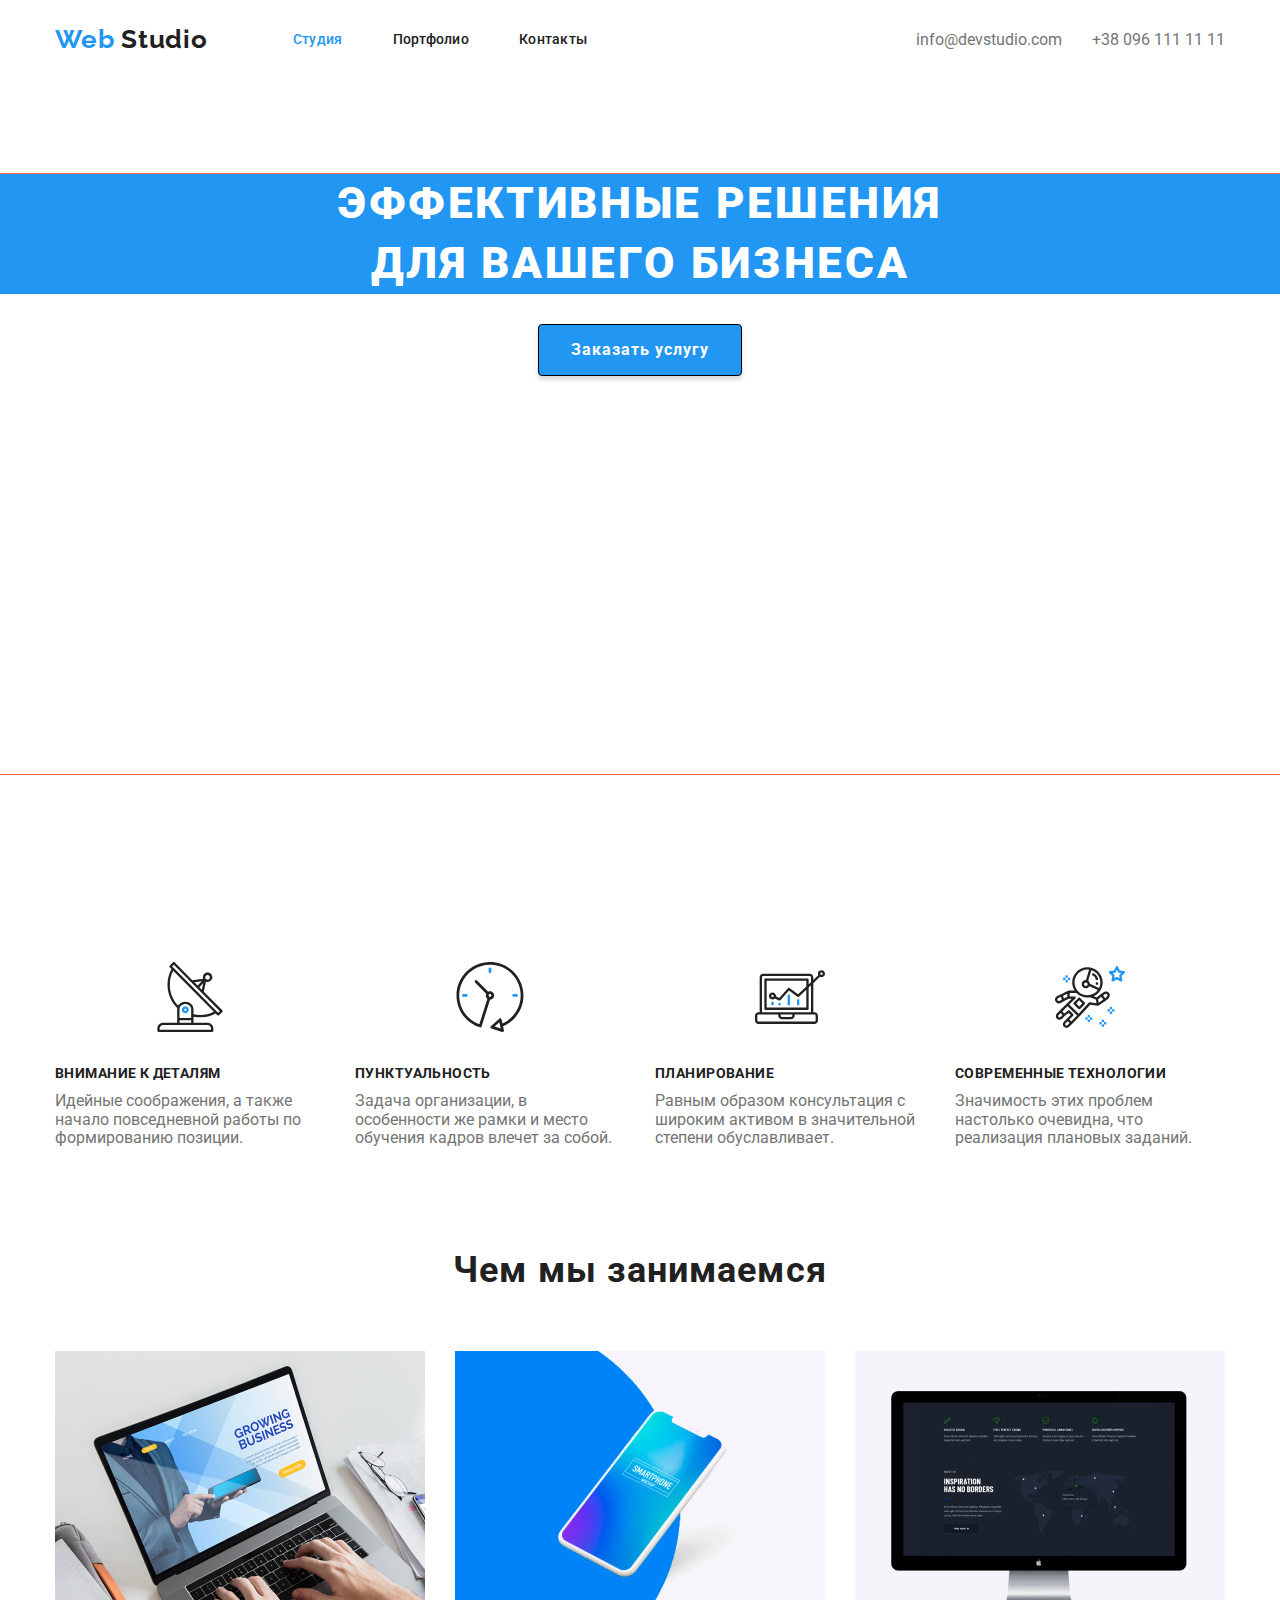
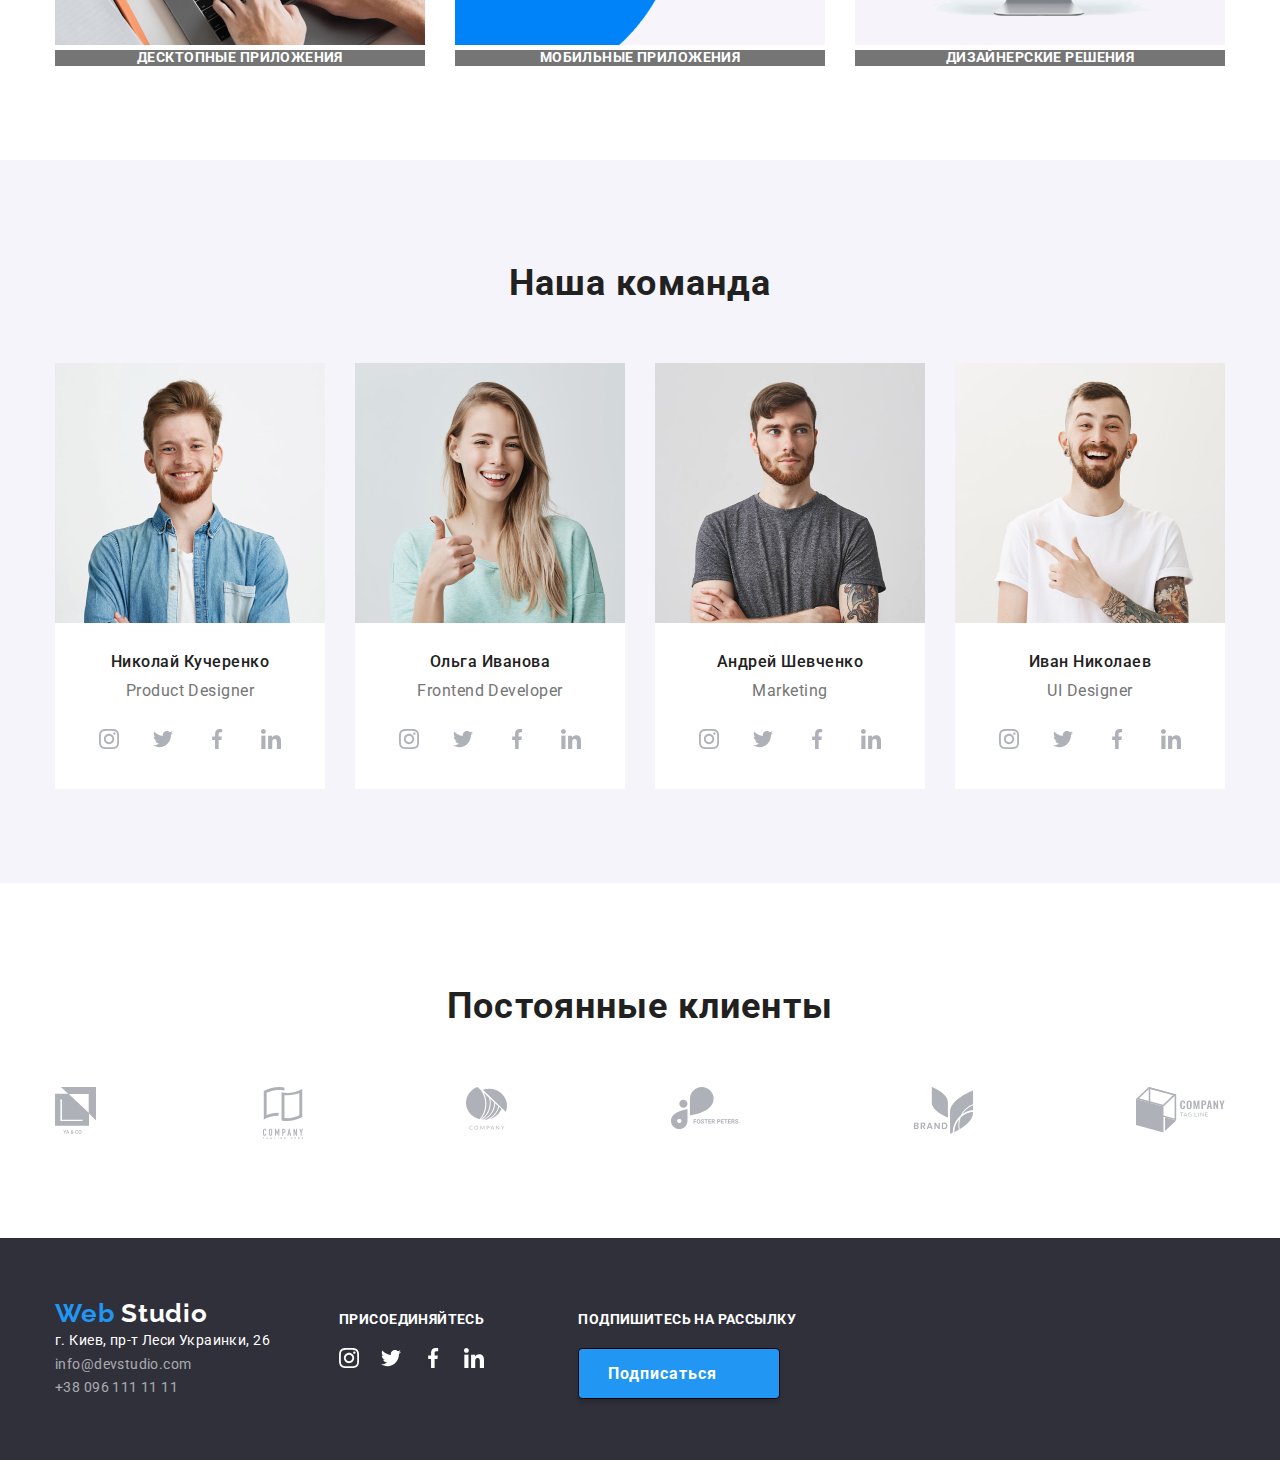
<file: index.html>
<!DOCTYPE html>
<html lang="ru">
  <head>
    <meta charset="UTF-8" />
    <meta name="viewport" content="width=device-width, initial-scale=1.0" />
    <title>Web studio</title>
    <link
      href="https://fonts.googleapis.com/css2?family=Raleway:wght@700&family=Roboto:wght@400;500;700;900&display=swap"
      rel="stylesheet"
    />
    <link
      rel="stylesheet"
      href="https://cdnjs.cloudflare.com/ajax/libs/modern-normalize/0.7.0/modern-normalize.min.css"
    />
    <link rel="stylesheet" href="./css/styles.css" />
  </head>
  <body>
    <!-- Шапка -->

    <header class="page-header">
      <nav class="main-nav container">
        <a href="./index.html" class="logo">
          <span> <span class="logo-style">Web</span> Studio</span>
        </a>
        <ul class="site-nav list">
          <li class="item">
            <a href="./index.html" class="link current">Студия</a>
          </li>
          <li class="item">
            <a href="./portfolio.html" class="link">Портфолио</a>
          </li>
          <li class="item"><a href="" class="link">Контакты</a></li>
        </ul>

        <ul class="address-nav list">
          <li class="item">
            <a href="mailto:info@devstudio.com" class="link"
              >info@devstudio.com</a
            >
          </li>
          <li class="item">
            <a href="tel:+380961111111" class="link">+38 096 111 11 11</a>
          </li>
        </ul>
      </nav>
    </header>

    <main>
      <!-- Герой -->

      <section class="section hero">
        <div class="overlay">
          <h1 class="hero-title">
            Эффективные решения<br />
            для вашего бизнеса
          </h1>
          <button type="button" class="button primary">Заказать услугу</button>
        </div>
      </section>

      <!-- Особенности -->

      <section class="section features">
        <div class="container">
          <h2 class="heading visually-hidden">Особенности</h2>
          <ul class="feature-list list flex-container">
            <li class="flex-second">
              <img
                class="image"
                src="./images/details_attention.svg"
                alt="Антенна"
              />
              <h3 class="title">Внимание к деталям</h3>
              <p class="description">
                Идейные соображения, а также начало повседневной работы по
                формированию позиции.
              </p>
            </li>
            <li class="flex-second">
              <img class="image" src="./images/punctuality.svg" alt="Часы" />
              <h3 class="title">Пунктуальность</h3>
              <p class="description">
                Задача организации, в особенности же рамки и место обучения
                кадров влечет за собой.
              </p>
            </li>
            <li class="flex-second">
              <img class="image" src="./images/planning.svg" alt="График" />
              <h3 class="title">Планирование</h3>
              <p class="description">
                Равным образом консультация с широким активом в значительной
                степени обуславливает.
              </p>
            </li>
            <li class="flex-second">
              <img
                class="image"
                src="./images/technologies.svg"
                alt="Астронавт"
              />
              <h3 class="title">Современные технологии</h3>
              <p class="description">
                Значимость этих проблем настолько очевидна, что реализация
                плановых заданий.
              </p>
            </li>
          </ul>
        </div>
      </section>

      <!-- Роды занятий -->

      <section class="section">
        <div class="container">
          <h2 class="section-title">Чем мы занимаемся</h2>
          <ul class="work-list list flex-container">
            <li class="flex-element">
              <img
                src="./images/work_types/desktop.jpg"
                alt="Ноутбук"
                width="370"
              />
              <h3 class="work-title">Десктопные приложения</h3>
            </li>
            <li class="flex-element">
              <img
                src="./images/work_types/mobile.jpg"
                alt="Смартфон"
                width="370"
              />
              <h3 class="work-title">Мобильные приложения</h3>
            </li>
            <li class="flex-element">
              <img
                src="./images/work_types/design.png"
                alt="Настольный ПК"
                width="370"
              />
              <h3 class="work-title">Дизайнерские решения</h3>
            </li>
          </ul>
        </div>
      </section>
      <!-- Наша команда -->

      <section class="section our-team">
        <div class="container">
          <h2 class="section-title">Наша команда</h2>
          <ul class="team-list list flex-container">
            <li class="flex-second">
              <img
                class="photo"
                src="./images/our_team/product_designer.jpg"
                alt="фото продакт-дизайнера"
                width="270"
              />
              <div class="team-form">
                <h3 class="title">Николай Кучеренко</h3>
                <span class="speciality">Product Designer</span>
                <ul class="social-networks list flex-container">
                  <li>
                    <a href="">
                      <img src="./images/social_network/insta.svg" alt="" />
                    </a>
                  </li>
                  <li>
                    <a href="">
                      <img src="./images/social_network/twitter.svg" alt="" />
                    </a>
                  </li>
                  <li>
                    <a href="">
                      <img src="./images/social_network/fb.svg" alt="" />
                    </a>
                  </li>
                  <li>
                    <a href="">
                      <img src="./images/social_network/linkedin.svg" alt="" />
                    </a>
                  </li>
                </ul>
              </div>
            </li>
            <li class="flex-second">
              <img
                class="photo"
                src="./images/our_team/frontend_developer.jpg"
                alt="фото фронтэнд разработчика"
                width="270"
              />
              <div class="team-form">
                <h3 class="title">Ольга Иванова</h3>
                <span class="speciality">Frontend Developer</span>
                <ul class="list flex-container">
                  <li>
                    <a href="">
                      <img src="./images/social_network/insta.svg" alt="" />
                    </a>
                  </li>
                  <li>
                    <a href="">
                      <img src="./images/social_network/twitter.svg" alt="" />
                    </a>
                  </li>
                  <li>
                    <a href="">
                      <img src="./images/social_network/fb.svg" alt="" />
                    </a>
                  </li>
                  <li>
                    <a href="">
                      <img src="./images/social_network/linkedin.svg" alt="" />
                    </a>
                  </li>
                </ul>
              </div>
            </li>
            <li class="flex-second">
              <img
                class="photo"
                src="./images/our_team/marketing.jpg"
                alt="фото маркетолога"
                width="270"
              />
              <div class="team-form">
                <h3 class="title">Андрей Шевченко</h3>
                <span class="speciality">Marketing</span>
                <ul class="list flex-container">
                  <li>
                    <a href="">
                      <img src="./images/social_network/insta.svg" alt="" />
                    </a>
                  </li>
                  <li>
                    <a href="">
                      <img src="./images/social_network/twitter.svg" alt="" />
                    </a>
                  </li>
                  <li>
                    <a href="">
                      <img src="./images/social_network/fb.svg" alt="" />
                    </a>
                  </li>
                  <li>
                    <a href="">
                      <img src="./images/social_network/linkedin.svg" alt="" />
                    </a>
                  </li>
                </ul>
              </div>
            </li>
            <li class="flex-second">
              <img
                class="photo"
                src="./images/our_team/ui_designer.jpg"
                alt="фото дизайнера"
                width="270"
              />
              <div class="team-form">
                <h3 class="title">Иван Николаев</h3>
                <span class="speciality">UI Designer</span>
                <ul class="list flex-container">
                  <li>
                    <a href="">
                      <img src="./images/social_network/insta.svg" alt="" />
                    </a>
                  </li>
                  <li>
                    <a href="">
                      <img src="./images/social_network/twitter.svg" alt="" />
                    </a>
                  </li>
                  <li>
                    <a href="">
                      <img src="./images/social_network/fb.svg" alt="" />
                    </a>
                  </li>
                  <li>
                    <a href="">
                      <img src="./images/social_network/linkedin.svg" alt="" />
                    </a>
                  </li>
                </ul>
              </div>
            </li>
          </ul>
        </div>
      </section>
      <!-- Постоянные клиенты -->

      <section class="section">
        <div class="container">
          <h2 class="section-title">Постоянные клиенты</h2>
          <ul class="list flex-container">
            <li>
              <a href="">
                <img src="./images/сlients/logo_1.svg " alt="" />
              </a>
            </li>
            <li>
              <a href="">
                <img src="./images/сlients/logo_2.svg " alt="" />
              </a>
            </li>
            <li>
              <a href="">
                <img src="./images/сlients/logo_3.svg " alt="" />
              </a>
            </li>
            <li>
              <a href="">
                <img src="./images/сlients/logo_4.svg" alt="" />
              </a>
            </li>
            <li>
              <a href="">
                <img src="./images/сlients/logo_5.svg" alt="" />
              </a>
            </li>
            <li>
              <a href="">
                <img src="./images/сlients/logo_6.svg" alt="" />
              </a>
            </li>
          </ul>
        </div>
      </section>
    </main>

    <!-- Футер -->

    <footer>
      <div class="container footer">
        <div class="footer-contacts">
          <a href="./index.html" class="logo footer">
            <span> <span class="logo-style">Web</span> Studio</span>
          </a>
          <!-- Контакты -->
          <address class="address-footer">
            <ul class="list">
              <li>г. Киев, пр-т Леси Украинки, 26</li>
              <li>
                <a href="mailto:info@devstudio.com" class="link"
                  >info@devstudio.com</a
                >
              </li>
              <li>
                <a href="tel:+380961111111" class="link">+38 096 111 11 11</a>
              </li>
            </ul>
          </address>
        </div>

        <!-- Соц. сети -->
        <div class="footer-join">
          <p class="action-description">ПРИСОЕДИНЯЙТЕСЬ</p>
          <ul class="list flex-container">
            <li>
              <a href="">
                <img
                  src="./images/social_network/footer/instagram_1.svg"
                  alt=""
                />
              </a>
            </li>
            <li>
              <a href="">
                <img
                  src="./images/social_network/footer/twitter_2.svg"
                  alt=""
                />
              </a>
            </li>
            <li>
              <a href="">
                <img
                  src="./images/social_network/footer/facebook_3.svg"
                  alt=""
                />
              </a>
            </li>
            <li>
              <a href="">
                <img
                  src="./images/social_network/footer/linkedin_4.svg"
                  alt=""
                />
              </a>
            </li>
          </ul>
        </div>
        <div class="footer-form">
          <p class="action-description">ПОДПИШИТЕСЬ НА РАССЫЛКУ</p>
          <button type="button" class="button primary icon">Подписаться</button>
        </div>
      </div>
    </footer>
  </body>
</html>
</file>
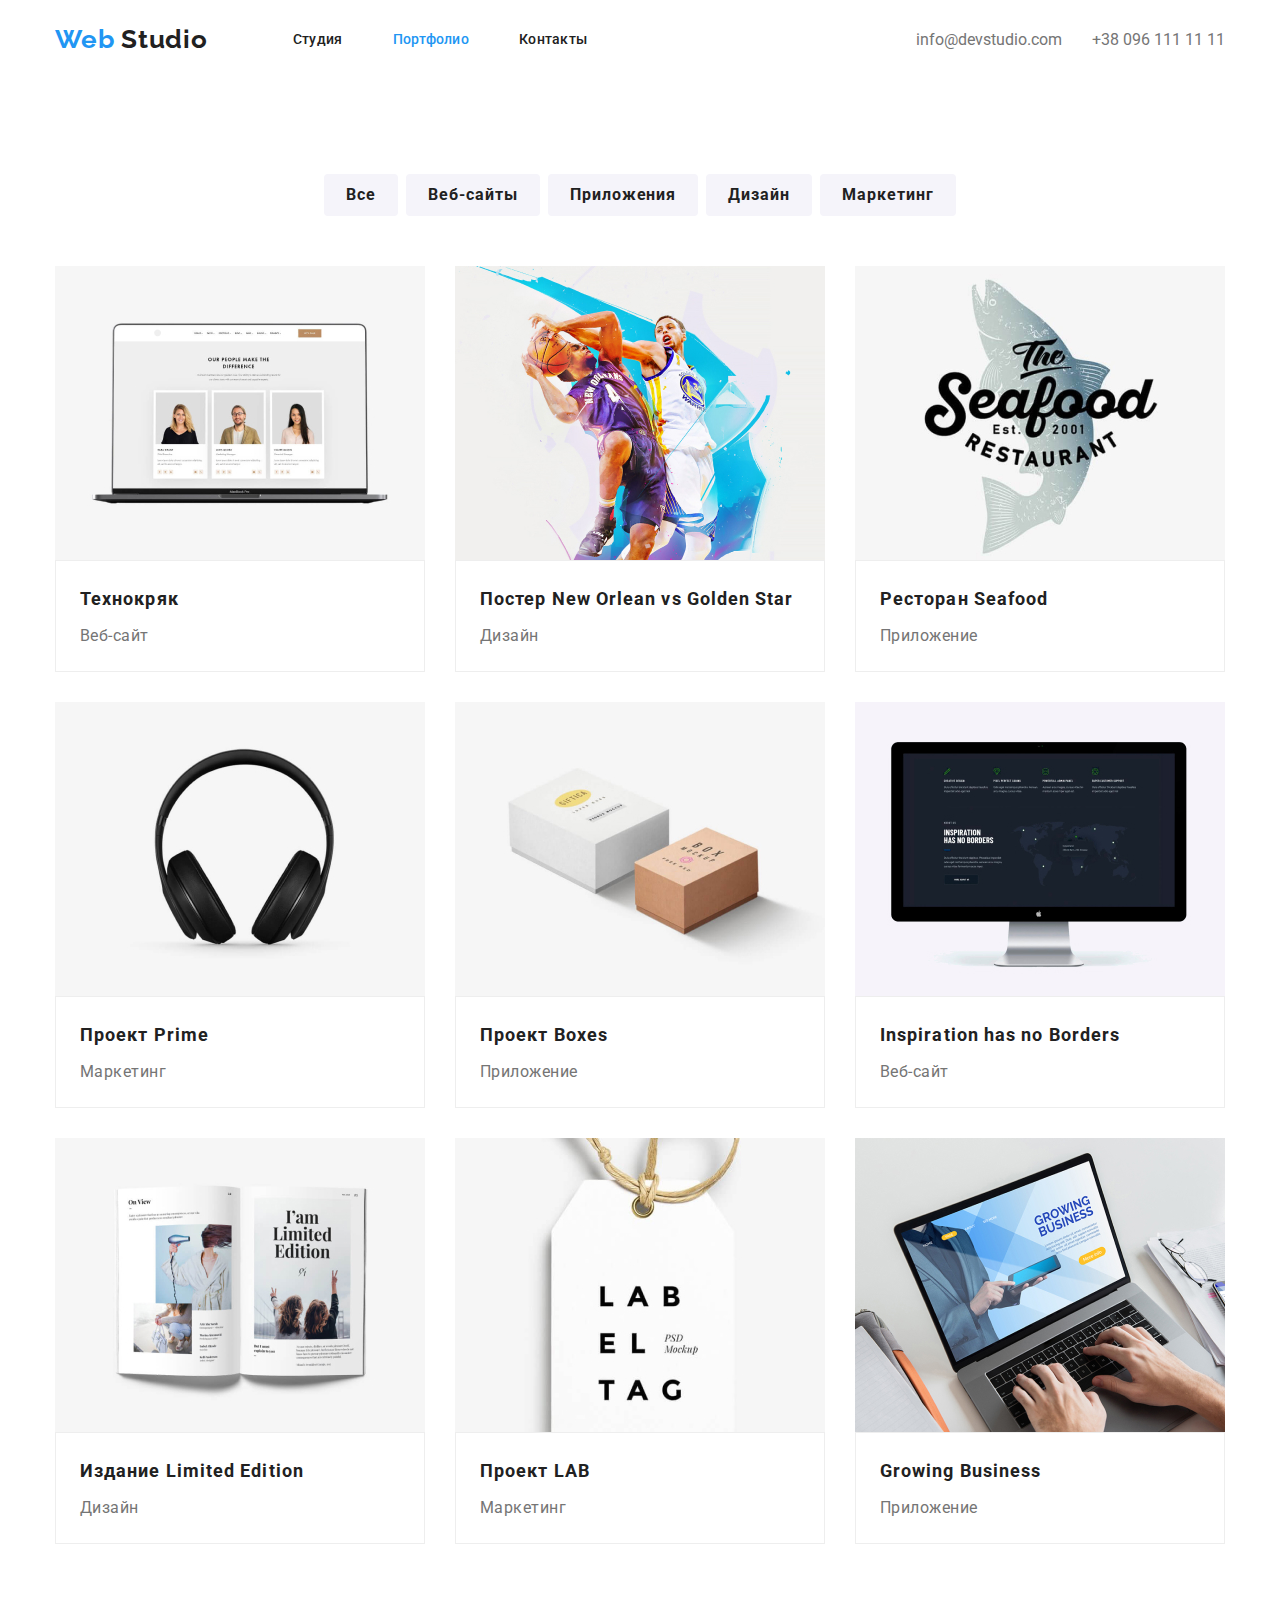
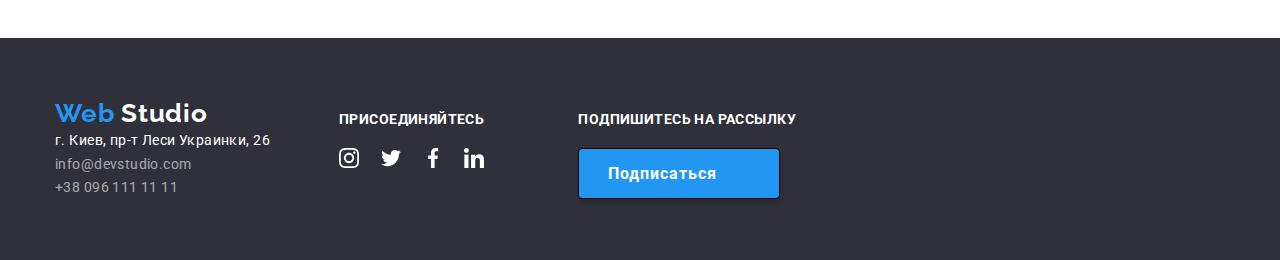
<file: portfolio.html>
<!DOCTYPE html>
<html lang="ru">
  <head>
    <meta charset="UTF-8" />
    <meta name="viewport" content="width=device-width, initial-scale=1.0" />
    <title>Portfolio</title>

    <link
      href="https://fonts.googleapis.com/css2?family=Raleway:wght@700&family=Roboto:wght@400;500;700;900&display=swap"
      rel="stylesheet"
    />
    <link
      rel="stylesheet"
      href="https://cdnjs.cloudflare.com/ajax/libs/modern-normalize/0.7.0/modern-normalize.min.css"
    />
    <link rel="stylesheet" href="./css/styles.css" />
  </head>

  <body>
    <!-- Header -->

    <header class="page-header">
      <nav class="main-nav container">
        <a href="./index.html" class="logo">
          <span> <span class="logo-style">Web</span> Studio</span>
        </a>
        <ul class="site-nav list">
          <li class="item">
            <a href="./index.html" class="link">Студия</a>
          </li>
          <li class="item">
            <a href="./portfolio.html" class="link current">Портфолио</a>
          </li>
          <li class="item"><a href="" class="link">Контакты</a></li>
        </ul>

        <ul class="address-nav list">
          <li class="item">
            <a href="mailto:info@devstudio.com" class="link"
              >info@devstudio.com</a
            >
          </li>
          <li class="item">
            <a href="tel:+380961111111" class="link">+38 096 111 11 11</a>
          </li>
        </ul>
      </nav>
    </header>

    <!-- Main -->

    <main>
      <!-- Фильтр Галереи -->

      <section class="section portfolio">
        <div class="container">
          <ul class="list filter">
            <li class="item">
              <button type="button" class="button secondary">Все</button>
            </li>
            <li class="item">
              <button type="button" class="button secondary">Веб-сайты</button>
            </li>
            <li class="item">
              <button type="button" class="button secondary">Приложения</button>
            </li>
            <li class="item">
              <button type="button" class="button secondary">Дизайн</button>
            </li>
            <li class="item">
              <button type="button" class="button secondary">Маркетинг</button>
            </li>
          </ul>

          <!-- Галерея Портфолио -->

          <ul class="flex-container list">
            <li class="flex-element">
              <a href="" class="link"
                ><img
                  class="photo"
                  src="./images/portfolio/technokryak.jpg"
                  alt="ноутбук"
                  width="370"
                />
                <p class="portfolio-text visually-hidden">
                  Технокряк это современная площадка распространения
                  коронавируса. Компании используют эту платформу для цифрового
                  шпионажа и атак на защищённые сервера конкурентов.
                </p>
                <div class="gallery-form">
                  <h2 class="portfolio-title">Технокряк</h2>
                  <span class="portfolio-description">Веб-сайт</span>
                </div>
              </a>
            </li>
            <li class="flex-element">
              <a href="" class="link"
                ><img
                  class="photo"
                  src="./images/portfolio/poster.jpg"
                  alt="постер"
                  width="370"
                />
                <p class="portfolio-text visually-hidden">
                  Технокряк это современная площадка распространения
                  коронавируса. Компании используют эту платформу для цифрового
                  шпионажа и атак на защищённые сервера конкурентов.
                </p>
                <div class="gallery-form">
                  <h2 class="portfolio-title">
                    Постер New Orlean vs Golden Star
                  </h2>
                  <span class="portfolio-description">Дизайн</span>
                </div>
              </a>
            </li>
            <li class="flex-element">
              <a href="" class="link"
                ><img
                  class="photo"
                  src="./images/portfolio/seafood.jpg"
                  alt="логотип ресторана"
                  width="370"
                />
                <p class="portfolio-text visually-hidden">
                  Технокряк это современная площадка распространения
                  коронавируса. Компании используют эту платформу для цифрового
                  шпионажа и атак на защищённые сервера конкурентов.
                </p>
                <div class="gallery-form">
                  <h2 class="portfolio-title">Ресторан Seafood</h2>
                  <span class="portfolio-description">Приложение</span>
                </div>
              </a>
            </li>
            <li class="flex-element">
              <a href="" class="link"
                ><img
                  class="photo"
                  src="./images/portfolio/prime.jpg"
                  alt="наушники"
                  width="370"
                />
                <p class="portfolio-text visually-hidden">
                  Технокряк это современная площадка распространения
                  коронавируса. Компании используют эту платформу для цифрового
                  шпионажа и атак на защищённые сервера конкурентов.
                </p>
                <div class="gallery-form">
                  <h2 class="portfolio-title">Проект Prime</h2>
                  <span class="portfolio-description">Маркетинг</span>
                </div>
              </a>
            </li>
            <li class="flex-element">
              <a href="" class="link"
                ><img
                  class="photo"
                  src="./images/portfolio/boxes.jpg"
                  alt="две коробки"
                  width="370"
                />
                <p class="portfolio-text visually-hidden">
                  Технокряк это современная площадка распространения
                  коронавируса. Компании используют эту платформу для цифрового
                  шпионажа и атак на защищённые сервера конкурентов.
                </p>
                <div class="gallery-form">
                  <h2 class="portfolio-title">Проект Boxes</h2>
                  <span class="portfolio-description">Приложение</span>
                </div>
              </a>
            </li>
            <li class="flex-element">
              <a href="" class="link"
                ><img
                  class="photo"
                  src="./images/portfolio/inspiration.jpg"
                  alt="десктоп"
                  width="370"
                />
                <p class="portfolio-text visually-hidden">
                  Технокряк это современная площадка распространения
                  коронавируса. Компании используют эту платформу для цифрового
                  шпионажа и атак на защищённые сервера конкурентов.
                </p>
                <div class="gallery-form">
                  <h2 class="portfolio-title">Inspiration has no Borders</h2>
                  <span class="portfolio-description">Веб-сайт</span>
                </div>
              </a>
            </li>
            <li class="flex-element">
              <a href="" class="link"
                ><img
                  class="photo"
                  src="./images/portfolio/limited-edition.jpg"
                  alt="журнал"
                  width="370"
                />
                <p class="portfolio-text visually-hidden">
                  Технокряк это современная площадка распространения
                  коронавируса. Компании используют эту платформу для цифрового
                  шпионажа и атак на защищённые сервера конкурентов.
                </p>
                <div class="gallery-form">
                  <h2 class="portfolio-title">Издание Limited Edition</h2>
                  <span class="portfolio-description">Дизайн</span>
                </div>
              </a>
            </li>
            <li class="flex-element">
              <a href="" class="link"
                ><img
                  class="photo"
                  src="./images/portfolio/lab.jpg"
                  alt="бирка с надписью"
                  width="370"
                />
                <p class="portfolio-text visually-hidden">
                  Технокряк это современная площадка распространения
                  коронавируса. Компании используют эту платформу для цифрового
                  шпионажа и атак на защищённые сервера конкурентов.
                </p>
                <div class="gallery-form">
                  <h2 class="portfolio-title">Проект LAB</h2>
                  <span class="portfolio-description">Маркетинг</span>
                </div>
              </a>
            </li>
            <li class="flex-element">
              <a href="" class="link"
                ><img
                  class="photo"
                  src="./images/portfolio/business.jpg"
                  alt="ноутбук"
                  width="370"
                />
                <p class="portfolio-text visually-hidden">
                  Технокряк это современная площадка распространения
                  коронавируса. Компании используют эту платформу для цифрового
                  шпионажа и атак на защищённые сервера конкурентов.
                </p>
                <div class="gallery-form">
                  <h2 class="portfolio-title">Growing Business</h2>
                  <span class="portfolio-description">Приложение</span>
                </div>
              </a>
            </li>
          </ul>
        </div>
      </section>
    </main>

    <!-- Футер -->

    <footer>
      <div class="container footer">
        <div class="footer-contacts">
          <a href="./index.html" class="logo footer">
            <span> <span class="logo-style">Web</span> Studio</span>
          </a>

          <!-- Контакты -->

          <address class="address-footer">
            <ul class="list">
              <li>г. Киев, пр-т Леси Украинки, 26</li>
              <li>
                <a href="mailto:info@devstudio.com" class="link"
                  >info@devstudio.com</a
                >
              </li>
              <li>
                <a href="tel:+380961111111" class="link">+38 096 111 11 11</a>
              </li>
            </ul>
          </address>
        </div>

        <!-- Соц. сети -->

        <div class="footer-join">
          <p class="action-description">ПРИСОЕДИНЯЙТЕСЬ</p>
          <ul class="list flex-container">
            <li>
              <a href="">
                <img
                  src="./images/social_network/footer/instagram_1.svg"
                  alt=""
                />
              </a>
            </li>
            <li>
              <a href="">
                <img
                  src="./images/social_network/footer/twitter_2.svg"
                  alt=""
                />
              </a>
            </li>
            <li>
              <a href="">
                <img
                  src="./images/social_network/footer/facebook_3.svg"
                  alt=""
                />
              </a>
            </li>
            <li>
              <a href="">
                <img
                  src="./images/social_network/footer/linkedin_4.svg"
                  alt=""
                />
              </a>
            </li>
          </ul>
        </div>
        <div class="footer-form">
          <p class="action-description">ПОДПИШИТЕСЬ НА РАССЫЛКУ</p>
          <button type="button" class="button primary icon">Подписаться</button>
        </div>
      </div>
    </footer>
  </body>
</html>
</file>
<file: css/styles.css>
/* основной цвет текста #212121 */
/* вторичный цвет текста #757575 */
/* белый #FFFFFF */
/* акцент #2196F3 */
/* вторичный цвет фона #AFB1B8; */

:root {
  --primary-text-color: #212121;
  --title-text-color: #757575;
  --accent-color: #2196f3;
  --primary-white-color: #ffffff;
  --secondary-background-color: #f5f4fa;
}

body {
  background-color: var(--primary-white-color);
  color: var(--primary-text-color);
  font-family: roboto, sans-serif;
}
.list {
  list-style: none;
  padding: 0;
  margin: 0;
}
.visually-hidden {
  position: absolute !important;
  clip: rect(1px 1px 1px 1px); /* IE6, IE7 */
  clip: rect(1px, 1px, 1px, 1px);
  padding: 0 !important;
  border: 0 !important;
  height: 1px !important;
  width: 1px !important;
  overflow: hidden;
}
/* Section */

.section {
  color: var(--primary-text-color);
  padding-top: 94px;
  padding-bottom: 94px;
}
.section-title {
  margin-bottom: 50px;
  margin-top: 0;

  font-weight: 700;
  font-size: 36px;
  line-height: 1.66;
  text-align: center;
  letter-spacing: 0.03em;
}

/* Container */

.container {
  margin-left: auto;
  margin-right: auto;
  padding-left: 15px;
  padding-right: 15px;

  width: 1200px;
  /* outline: 2px solid tomato; */
}

/* Logo  */

.logo {
  color: var(--primary-text-color);
  text-decoration: none;
  font-family: Raleway, sans-serif;
  font-weight: 700;
  font-size: 26px;
  line-height: 1.2;
  letter-spacing: 0.03em;
}
.footer.logo {
  color: var(--primary-white-color);
}
.logo-style {
  color: var(--accent-color);
}

/* Page-header */

.page-header {
  background-color: var(--primary-white-color);
}
/* Site navigation */

.main-nav {
  display: flex;
  align-items: center;
}

.site-nav {
  display: flex;
  margin-left: 85px;
}
.site-nav .item:not(:last-child) {
  margin-right: 50px;
}

.site-nav .link {
  display: block;

  padding-bottom: 32px;
  padding-top: 32px;

  text-decoration: none;
  color: var(--primary-text-color);

  font-weight: 500;
  font-size: 14px;
  line-height: 1.14;
  letter-spacing: 0.02em;
}
.site-nav .link:hover,
.site-nav .link:focus {
  color: var(--accent-color);
}
.site-nav .link.current {
  color: var(--accent-color);
}
/* Address navigation */

.address-nav {
  display: flex;
  margin-left: auto;
}

.address-nav .item + .item {
  margin-left: 30px;
}

.address-nav .link {
  font-style: normal;
  color: var(--title-text-color);
  text-decoration: none;
}
.address-nav .link:hover,
.address-nav .link:focus {
  color: var(--accent-color);
}
.address-footer {
  color: var(--primary-white-color);
  font-style: normal;
  font-weight: 400;
  font-size: 14px;
  line-height: 1.7;
  letter-spacing: 0.03em;
}

.address-footer .link {
  text-decoration: none;
  font-style: normal;
  color: rgba(255, 255, 255, 0.6);
}

/* Hero */
.overlay {
  max-width: 1600px;
  height: 600px;
  margin-left: auto;
  margin-right: auto;
  background-image: url(../images/);
  outline: 1px solid tomato;
}

.hero {
  text-align: center;
}

.hero-title {
  margin-top: 0;
  margin-bottom: 30px;

  color: var(--primary-white-color);
  font-weight: 900;
  font-size: 44px;
  line-height: 1.36;
  letter-spacing: 0.06em;
  text-transform: uppercase;

  background-color: var(--accent-color);
}

/* Features */

.section.features {
  padding-bottom: 0;
}

.feature-list .title {
  margin-top: 30px;
  margin-bottom: 10px;

  font-weight: 700;
  font-size: 14px;
  line-height: 1.14;
  letter-spacing: 0.03em;
  text-transform: uppercase;
  text-align: left;
}
.feature-list .description {
  margin-top: 0;
  margin-bottom: 0;
  text-align: left;

  color: var(--title-text-color);
}
/* Works */

.work-title {
  font-weight: 700;
  font-size: 14px;
  line-height: 1.14;
  text-align: center;
  letter-spacing: 0.03em;
  text-transform: uppercase;
  color: var(--primary-white-color);
  background-color: var(--title-text-color);
  margin: 0;
}

/* Our team */
.photo {
  display: block;
}

.section.our-team {
  background-color: var(--secondary-background-color);
}

.team-list .title {
  margin-bottom: 10px;
  margin-top: 0;

  color: var(--primary-text-color);
  font-weight: 500;
  font-size: 16px;
  line-height: 1.18;
  letter-spacing: 0.03em;
}
.team-list .speciality {
  display: inline-block;
  margin-bottom: 16px;

  color: var(--title-text-color);
  font-weight: 400;
  font-size: 16px;
  line-height: 1.18;
  text-align: center;
  letter-spacing: 0.03em;
}
.team-form {
  padding: 30px 32px 24px 32px;
}
/* Buttons */

.button.primary {
  display: inline-block;
  padding: 10px 32px;
  min-width: 200px;

  border: 1px solid #000000;
  border-radius: 4px;
  box-shadow: 0px 4px 4px rgba(0, 0, 0, 0.15);

  color: var(--primary-white-color);
  background-color: var(--accent-color);

  text-align: center;
  font-weight: 700;
  font-size: 16px;
  line-height: 1.87;
  letter-spacing: 0.06em;
}
.button.primary.icon {
  padding: 10px 62px 10px 29px;
}
.button.secondary {
  color: var(--primary-text-color);
  background-color: var(--secondary-background-color);
  font-weight: 700;
  font-size: 16px;
  line-height: 1.87;
  letter-spacing: 0.06em;
  border-radius: 4px;
  border: 0;
  padding: 6px 22px 6px 22px;
}
.button.secondary:hover,
.button.secondary:focus {
  color: var(--primary-white-color);
  background-color: var(--accent-color);
  font-weight: 700;
  font-size: 16px;
  line-height: 1.87;
  letter-spacing: 0.06em;
}

/* Footer */

footer {
  background-color: #2f303a;
  padding-bottom: 60px;
  padding-top: 60px;
}

.container.footer {
  display: flex;
}
.action-description {
  font-weight: 700;
  font-size: 14px;
  line-height: 1.14;
  letter-spacing: 0.03em;
  text-transform: uppercase;
  color: var(--primary-white-color);
  margin-bottom: 20px;
}
.footer-join {
  margin-left: 69px;
}
.footer-form {
  margin-left: 94px;
}

/* Portfolio */

.portfolio .link {
  text-decoration: none;
}
.portfolio-title {
  font-weight: 700;
  font-size: 18px;
  line-height: 2;
  letter-spacing: 0.06em;

  color: var(--primary-text-color);

  margin-bottom: 4px;
  margin-top: 0;
}
.portfolio-description {
  font-weight: 400;
  font-size: 16px;
  line-height: 1.87;
  letter-spacing: 0.03em;
  color: var(--title-text-color);
}
.portfolio-text {
  font-weight: 400;
  font-size: 18px;
  line-height: 1.56;
  letter-spacing: 0.03em;
  color: var(--primary-white-color);
  background-color: var(--accent-color);
  margin: 0;

  padding: 63px 24px;
}
.gallery-form {
  padding: 20px 24px;
  border: 1px solid #eeeeee;
}
/* Filter */

.filter {
  display: flex;
  margin-bottom: 50px;
  justify-content: center;
}

.filter .item:not(:last-child) {
  margin-right: 8px;
}
/* .filter .item {
  align-items: center;
} */

/* Flex-boxes */

.flex-container {
  display: flex;
  flex-wrap: wrap;
  justify-content: space-between;
}

.flex-element {
  width: 370px;
  margin-right: 30px;
  margin-bottom: 30px;
}
.flex-element:nth-child(3n) {
  margin-right: 0;
}
.flex-element:nth-last-child(-n + 3) {
  margin-bottom: 0;
}
.flex-second {
  width: 270px;
  margin-right: 30px;
  text-align: center;
  background-color: var(--primary-white-color);
}
.flex-second:nth-child(4n) {
  margin-right: 0;
}
</file>
